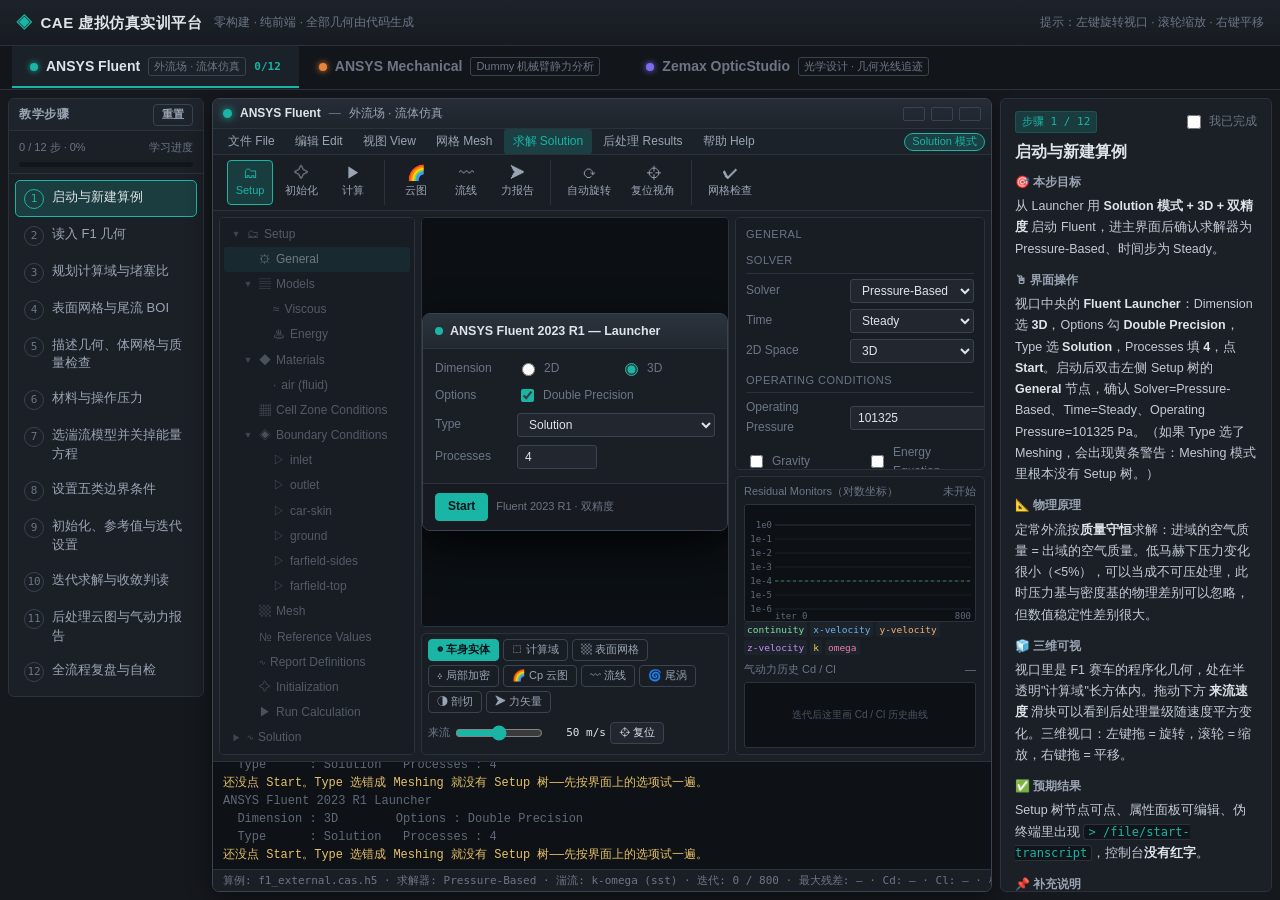
<file: cae-academy/index.html>
<!DOCTYPE html>
<html lang="zh-CN">
<head>
<meta charset="utf-8">
<meta name="viewport" content="width=device-width, initial-scale=1">
<script>
/* 开机自诊断：本文件可能被单独发送到别的电脑上打开，任何启动错误都直接显示在页面底部，
   避免对方只看到白屏无从下手。正常启动后本脚本不会产生任何可见内容。 */
(function () {
  function show(msg) {
    var d = document.getElementById('bootError');
    if (!d) {
      d = document.createElement('div');
      d.id = 'bootError';
      d.style.cssText = 'position:fixed;left:0;right:0;bottom:0;z-index:99999;max-height:45%;overflow:auto;' +
        'background:#7a1f1f;color:#fff;font:13px/1.6 Consolas,monospace;padding:10px 14px;white-space:pre-wrap;';
      (document.body || document.documentElement).appendChild(d);
    }
    d.textContent += msg + '\n';
  }
  window.addEventListener('error', function (e) {
    show('[启动诊断] 脚本出错: ' + (e && e.message ? e.message : e) +
      (e && e.filename ? '\n  位置: ' + e.filename.split('/').pop() + ':' + e.lineno : ''));
  });
  window.addEventListener('unhandledrejection', function (e) {
    show('[启动诊断] 未处理的 Promise 异常: ' + (e && e.reason ? e.reason : e));
  });
})();
</script>
<title>CAE 虚拟仿真实训平台 · Fluent / Mechanical / Zemax 交互式教程</title>
<meta name="description" content="纯前端、零构建的中文互动教学网站：在网页里完整走通 ANSYS Fluent 外流场、ANSYS Mechanical 结构力学、Zemax OpticStudio 光学设计三个经典工作流。">
<link rel="stylesheet" href="css/app.css">
</head>
<body>

<!-- 启动遮罩：init() 跑完由 app.js 隐藏 -->
<div class="boot-mask" id="bootMask">
  <div>正在加载 CAE 虚拟仿真实训平台…</div>
</div>

<noscript>
  <div style="padding:40px;color:#dfe4ea;font-family:sans-serif">
    本站是纯前端互动教学页面，需要启用 JavaScript 才能运行。请在浏览器设置中开启 JavaScript 后刷新。
  </div>
</noscript>

<div class="app">

  <!-- ===================== 顶部品牌栏 ===================== -->
  <header class="brand-bar">
    <span class="brand-mark">CAE 虚拟仿真实训平台</span>
    <span class="brand-sub">零构建 · 纯前端 · 全部几何由代码生成</span>
    <span class="brand-spacer"></span>
    <span class="brand-sub">提示：左键旋转视口 · 滚轮缩放 · 右键平移</span>
  </header>

  <!-- ===================== 模块标签页 ===================== -->
  <!-- 三个 tab 的 --tab-accent 会被 app.js 用 registerModule 里的 accent 覆盖 -->
  <nav class="module-tabs" id="moduleTabs">
    <button class="tab" type="button" data-module="fluent"   style="--tab-accent:#19b5a5"></button>
    <button class="tab" type="button" data-module="mechanical" style="--tab-accent:#e8833a"></button>
    <button class="tab" type="button" data-module="zemax"    style="--tab-accent:#7c6cf0"></button>
  </nav>

  <!-- ===================== 三栏工作区 ===================== -->
  <main class="workspace">

    <!-- ---------- 左栏 240px：步骤导航 ---------- -->
    <aside class="col col-left">
      <div class="panel">
        <div class="panel-hd">
          <span>教学步骤</span>
          <span class="spacer"></span>
          <button class="btn btn-sm btn-ghost" id="resetProgress" type="button">重置</button>
        </div>
        <div class="progress-wrap">
          <div class="progress-line">
            <span id="progressText">暂无步骤</span>
            <span>学习进度</span>
          </div>
          <div class="progress-bar"><i id="progressFill"></i></div>
        </div>
        <ol class="step-list" id="stepList"></ol>
      </div>
    </aside>

    <!-- ---------- 中栏：伪软件窗口 ---------- -->
    <section class="col col-center">
      <div class="sim-window">
        <div class="sim-titlebar">
          <span class="dot"></span>
          <span class="sim-title" id="simTitle">CAE 虚拟仿真实训平台</span>
          <span class="sep">—</span>
          <span id="simTagline">请选择上方标签页开始学习</span>
          <span class="sim-window-actions"><span></span><span></span><span></span></span>
        </div>

        <!-- 模块容器：app.js 会为每个模块在这里插入一个 .mod-host -->
        <div class="sim-stage" id="moduleHost"></div>

        <!-- 占位伪终端：真正的 .console 由 app.js 为每个模块动态创建并插在这个位置之前 -->
        <div id="simConsole" style="display:none"></div>

        <div class="status-bar" id="statusBar">就绪</div>
      </div>
    </section>

    <!-- ---------- 右栏 340px：教学卡 ---------- -->
    <aside class="col col-right">
      <div class="panel" id="stepCard"></div>
    </aside>

  </main>
</div>

<!-- 全局 Toast 容器 -->
<div class="toast-wrap" id="toastWrap"></div>

<!-- ==========================================================================
     脚本（全部经典 script，顺序固定：引擎 → 平台 → 三个模块）
     ========================================================================== -->

<!-- 1) three.js r128 UMD（全局 THREE）。本地文件不存在时用 CDN 兜底 -->
<script src="libs/three.min.js"></script>
<script>window.THREE || document.write('<script src="https://cdn.jsdelivr.net/npm/three@0.128.0/build/three.min.js"><\/script>');</script>

<!-- 2) 3D 视口基础设施（含自写轨道控制器） -->
<script src="js/three-setup.js"></script>

<!-- 3) 平台骨架与教学引擎（window.CAE） -->
<script src="js/app.js"></script>

<!-- 4) 三个模块（各自 CAE.registerModule，标签页首次激活时才跑 build） -->
<script src="js/fluent.js"></script>
<script src="js/mechanical.js"></script>
<script src="js/zemax.js"></script>

</body>
</html>
</file>
<file: cae-academy/css/app.css>
/* ============================================================================
 * CAE 虚拟仿真实训平台 —— 全局样式表
 * 纯前端 / 零构建 / 双击 index.html 即可运行
 *
 * 【共享类清单】模块工程师请只使用本清单里的类名，不要另起炉灶；
 *               需要新样式时用「模块前缀」命名，例如 .flu-ribbon、.zem-tree。
 * ---------------------------------------------------------------------------
 *  1.  .sim-window        伪软件窗口（外壳，含标题栏 / 主体 / 状态栏）
 *  2.  .sim-titlebar      伪软件窗口标题栏
 *  3.  .sim-stage         伪软件窗口内容区（模块 root 挂载点，模块在里面自由布局）
 *  4.  .console           底部伪终端（app.js 自动创建，模块用 api.console() 写入）
 *  5.  .status-bar        伪软件底部状态栏
 *  6.  .menu-bar          菜单栏（文件/编辑/视图…）
 *  7.  .menu-item         单个菜单项
 *  8.  .ribbon            工具栏 / 功能区（成组按钮）
 *  9.  .ribbon-group      工具栏按钮组
 *  10. .ribbon-btn        工具栏按钮
 * 11. .tree              左树 / Outline 模型树
 * 12. .tree-item         树节点（一行）
 * 13. .tree-item.is-sel  树节点选中态
 * 14. .tree-toggle       树节点展开箭头占位
 * 15. .props             右侧属性面板 / 设置面板
 * 16. .viewport          3D 视口容器（three.js canvas 的父元素）
 * 17. .viewport-canvas   3D 视口 canvas 定位样式（由 .viewport 规则自动带上）
 *      ≥1041px 时 .viewport 有 560px 最小宽度，窄屏改为 .sim-stage 横向滚动（见文末第 17 段）
 * 18. .legend            云图彩条容器
 * 19. .legend-bar        彩条渐变条（背景渐变由模块内联设置）
 * 20. .legend-ticks      彩条刻度行
 * 21. .step-card         右侧教学卡
 * 22. .hint              提示条（教学卡内的渐进提示条目）
 * 23. .btn               通用按钮
 * 24. .badge             徽标（状态 / 计数 / 收敛色块）
 * ---------------------------------------------------------------------------
 *  表单与排版辅助类：.field .field-row .input .select .check .slider .kv
 *                   .group .group-hd .scroll .split .muted .mono .row .col
 *                   .tag .panel .panel-hd .divider .empty .spacer
 *  主题变量：--accent（模块主题色，由 app.js 切换标签页时改写）
 * ========================================================================== */

/* ---------- 1. 全局重置与主题变量 ---------- */
* { box-sizing: border-box; }

html, body {
  height: 100%;
  margin: 0;
  overflow: hidden;
}

body {
  background: #15181d;                                   /* 主背景：暗色工业风 */
  color: #dfe4ea;
  font: 14px/1.6 "Microsoft YaHei", "PingFang SC", "Hiragino Sans GB", sans-serif;
  -webkit-font-smoothing: antialiased;
  user-select: none;
}

/* 主题变量默认值（fluent 青绿），app.js 在切换标签页时覆盖 --accent */
:root {
  --bg:        #15181d;
  --bg-2:      #1b1f26;   /* 面板底 */
  --bg-3:      #21262f;   /* 控件底 / 抬升面 */
  --bg-4:      #2a313b;   /* 悬停面 */
  --line:      #2b323d;   /* 分隔线 */
  --line-2:    #3a4350;   /* 强分隔线 / 边框 */
  --txt:       #dfe4ea;   /* 主文字 */
  --txt-2:     #9aa5b4;   /* 次文字 */
  --txt-3:     #6b7686;   /* 弱文字 */
  --accent:    #19b5a5;   /* 模块主题色 */
  --accent-dim:#19b5a533; /* 主题色 20% 透明（由 JS 依据 --accent 改写） */
  --ok:        #4caf7d;
  --warn:      #e0a33c;
  --err:       #e05c5c;
}

a { color: var(--accent); text-decoration: none; }

/* 全局滚动条 */
::-webkit-scrollbar { width: 9px; height: 9px; }
::-webkit-scrollbar-track { background: #191d23; }
::-webkit-scrollbar-thumb { background: #333c48; border-radius: 5px; }
::-webkit-scrollbar-thumb:hover { background: #46515f; }

/* ---------- 2. 页面骨架：品牌栏 + 标签页 + 三栏 ---------- */
.app {
  height: 100%;
  display: grid;
  grid-template-rows: 46px 44px 1fr;
}

/* 顶部品牌栏 */
.brand-bar {
  display: flex;
  align-items: center;
  gap: 12px;
  padding: 0 16px;
  background: linear-gradient(180deg, #1d222a, #171b21);
  border-bottom: 1px solid var(--line);
}
.brand-mark {
  font-weight: 700;
  font-size: 15px;
  letter-spacing: .5px;
  color: var(--txt);
}
.brand-mark::before {
  content: "◈";
  color: var(--accent);
  margin-right: 8px;
  font-size: 16px;
}
.brand-sub { color: var(--txt-3); font-size: 12px; }
.brand-spacer { flex: 1; }

/* 模块标签页 */
.module-tabs {
  display: flex;
  align-items: stretch;
  gap: 2px;
  padding: 0 12px;
  background: #12161b;
  border-bottom: 1px solid var(--line);
}
.tab {
  position: relative;
  display: flex;
  align-items: center;
  gap: 8px;
  padding: 0 18px;
  border: 0;
  background: transparent;
  color: var(--txt-3);
  font: inherit;
  font-weight: 600;
  cursor: pointer;
  border-bottom: 2px solid transparent;
  transition: color .15s, background .15s;
}
.tab:hover { color: var(--txt-2); background: #171c22; }
.tab.is-active { color: var(--txt); background: #1b2128; }
.tab.is-active::after {
  content: "";
  position: absolute;
  left: 0; right: 0; bottom: -1px;
  height: 2px;
  background: var(--tab-accent, var(--accent));
}
.tab-name {
  white-space: nowrap;
  max-width: 190px;
  overflow: hidden;
  text-overflow: ellipsis;
}
.tab-dot {
  width: 8px; height: 8px;
  border-radius: 50%;
  background: var(--tab-accent, #555);
  box-shadow: 0 0 6px var(--tab-accent, #555);
}
.tab-tag {
  font-size: 11px;
  font-weight: 400;
  color: var(--txt-3);
  border: 1px solid var(--line-2);
  border-radius: 3px;
  padding: 0 5px;
}
.tab-progress {
  font-size: 11px;
  color: var(--tab-accent, #777);
  font-family: Consolas, monospace;
}

/* 三栏工作区 */
.workspace {
  display: grid;
  grid-template-columns: 240px 1fr 340px;      /* 左 240 / 中 自适应 / 右 340 */
  gap: 8px;
  padding: 8px;
  min-height: 0;
  overflow: hidden;
}
.col { min-width: 0; min-height: 0; display: flex; flex-direction: column; }
.col-center { min-width: 0; }

/* ---------- 3. 通用面板 ---------- */
.panel {
  background: var(--bg-2);
  border: 1px solid var(--line);
  border-radius: 6px;
  display: flex;
  flex-direction: column;
  min-height: 0;
  overflow: hidden;
}
.panel-hd {
  flex: 0 0 auto;
  display: flex;
  align-items: center;
  gap: 8px;
  height: 32px;
  padding: 0 10px;
  background: #1e242c;
  border-bottom: 1px solid var(--line);
  font-size: 12px;
  font-weight: 600;
  color: var(--txt-2);
  letter-spacing: .5px;
}
.panel-bd { flex: 1 1 auto; min-height: 0; overflow: auto; padding: 8px; }
.divider { height: 1px; background: var(--line); margin: 6px 0; }
.muted { color: var(--txt-3); }
.mono  { font-family: Consolas, "Courier New", monospace; }
.row   { display: flex; align-items: center; gap: 8px; }
.col-inline { display: flex; flex-direction: column; gap: 8px; }
.spacer { flex: 1; }
.empty {
  padding: 24px 12px;
  text-align: center;
  color: var(--txt-3);
  font-size: 13px;
}

/* ---------- 4. 左栏：步骤导航 ---------- */
.progress-wrap { padding: 8px 10px 6px; border-bottom: 1px solid var(--line); }
.progress-line {
  display: flex; align-items: center; justify-content: space-between;
  font-size: 11px; color: var(--txt-3); margin-bottom: 5px;
}
.progress-bar {
  height: 5px;
  background: #12161b;
  border-radius: 3px;
  overflow: hidden;
}
.progress-bar > i {
  display: block;
  height: 100%;
  width: 0;
  background: linear-gradient(90deg, var(--accent), #ffffff55);
  transition: width .3s ease;
}

/* 步骤列表（有序列表） */
.step-list {
  list-style: none;
  margin: 0;
  padding: 6px;
  overflow: auto;
  flex: 1 1 auto;
  min-height: 0;
}
.step-item {
  display: flex;
  align-items: flex-start;
  gap: 8px;
  padding: 7px 8px;
  border-radius: 5px;
  cursor: pointer;
  color: var(--txt-2);
  border: 1px solid transparent;
}
.step-item:hover { background: #1f252d; }
.step-item.is-active {
  background: var(--accent-dim);
  border-color: var(--accent);
  color: var(--txt);
}
.step-no {
  flex: 0 0 20px;
  width: 20px; height: 20px;
  border-radius: 50%;
  border: 1px solid var(--line-2);
  text-align: center;
  line-height: 18px;
  font-size: 11px;
  font-family: Consolas, monospace;
  color: var(--txt-3);
  margin-top: 1px;
}
.step-item.is-active .step-no { border-color: var(--accent); color: var(--accent); }
.step-item.is-done .step-no { background: var(--ok); border-color: var(--ok); color: #10241a; }
.step-name { font-size: 13px; line-height: 1.45; }
.step-badge {
  flex: 0 0 auto;
  font-size: 10px;
  padding: 0 4px;
  border-radius: 3px;
  background: #2a323d;
  color: var(--txt-3);
}

/* ---------- 5. 中栏：伪软件窗口 ---------- */
.sim-window {
  flex: 1 1 auto;
  min-height: 0;
  display: flex;
  flex-direction: column;
  background: var(--bg-2);
  border: 1px solid var(--line-2);
  border-radius: 7px;
  overflow: hidden;
  box-shadow: 0 6px 24px #0007;
}
.sim-titlebar {
  flex: 0 0 auto;
  height: 30px;
  display: flex;
  align-items: center;
  gap: 8px;
  padding: 0 10px;
  background: linear-gradient(180deg, #262d37, #1e242c);
  border-bottom: 1px solid var(--line);
  font-size: 12px;
  color: var(--txt-2);
  user-select: none;
}
.sim-titlebar .dot { width: 9px; height: 9px; border-radius: 50%; background: var(--accent); box-shadow: 0 0 8px var(--accent); }
.sim-title { font-weight: 600; color: var(--txt); }
.sim-titlebar .sep { color: var(--txt-3); }
.sim-window-actions { margin-left: auto; display: flex; gap: 6px; }
.sim-window-actions span {
  width: 22px; height: 14px;
  border: 1px solid var(--line-2);
  border-radius: 2px;
  display: inline-block;
}

/* 窗口主体：模块 root 挂载点 */
.sim-stage {
  flex: 1 1 auto;
  min-height: 0;
  overflow: auto;
  position: relative;
}

/* 状态栏 */
.status-bar {
  flex: 0 0 auto;
  height: 22px;
  display: flex;
  align-items: center;
  gap: 14px;
  padding: 0 10px;
  background: #1a1f26;
  border-top: 1px solid var(--line);
  font-size: 11px;
  color: var(--txt-3);
  font-family: Consolas, monospace;
  white-space: nowrap;
  overflow: hidden;
}

/* ---------- 6. 伪终端 ---------- */
.console {
  flex: 0 0 auto;
  height: 108px;
  overflow: auto;
  background: #0e1116;
  border-top: 1px solid var(--line);
  padding: 5px 10px;
  font: 12px/1.5 Consolas, "Courier New", monospace;
  color: #93a2b4;
  user-select: text;
}
.console-line { white-space: pre-wrap; word-break: break-all; }
.console-line.c-ok   { color: #6fd39b; }
.console-line.c-warn { color: #e5c069; }
.console-line.c-err  { color: #f08a8a; }
.console-line.c-cmd  { color: var(--accent); }
.console-line.c-sys  { color: #5f6b7a; }

/* ---------- 7. 菜单栏 ---------- */
.menu-bar {
  flex: 0 0 auto;
  display: flex;
  align-items: center;
  gap: 2px;
  height: 26px;
  padding: 0 6px;
  background: #1c222a;
  border-bottom: 1px solid var(--line);
}
.menu-item {
  padding: 3px 9px;
  border-radius: 3px;
  font-size: 12px;
  color: var(--txt-2);
  cursor: pointer;
}
.menu-item:hover { background: var(--bg-4); color: var(--txt); }
.menu-item.is-on { background: var(--accent-dim); color: var(--accent); }

/* ---------- 8. 工具栏 / 功能区 ---------- */
.ribbon {
  flex: 0 0 auto;
  display: flex;
  align-items: stretch;
  gap: 0;
  padding: 5px 6px;
  background: #191e25;
  border-bottom: 1px solid var(--line);
  overflow-x: auto;
}
.ribbon-group {
  display: flex;
  gap: 4px;
  padding: 0 8px;
  border-right: 1px solid var(--line);
  align-items: center;
}
.ribbon-group:last-child { border-right: 0; }
.ribbon-btn {
  display: flex;
  flex-direction: column;
  align-items: center;
  justify-content: center;
  gap: 2px;
  min-width: 46px;
  padding: 4px 7px;
  border: 1px solid transparent;
  border-radius: 4px;
  background: transparent;
  color: var(--txt-2);
  font: inherit;
  font-size: 11px;
  cursor: pointer;
  white-space: nowrap;
}
.ribbon-btn:hover { background: var(--bg-4); color: var(--txt); }
.ribbon-btn.is-on { background: var(--accent-dim); border-color: var(--accent); color: var(--accent); }
.ribbon-btn[disabled] { opacity: .35; cursor: not-allowed; }
.ribbon-btn .ico { font-size: 15px; line-height: 1; }

/* ---------- 9. 模型树 / Outline ---------- */
.tree {
  background: #181d24;
  border: 1px solid var(--line);
  border-radius: 5px;
  padding: 4px;
  overflow: auto;
  min-height: 0;
  font-size: 12px;
}
.tree-item {
  display: flex;
  align-items: center;
  gap: 5px;
  padding: 3px 6px;
  border-radius: 3px;
  color: var(--txt-2);
  cursor: pointer;
  white-space: nowrap;
}
.tree-item:hover { background: #222932; }
.tree-item.is-sel { background: var(--accent-dim); color: var(--txt); }
.tree-item.is-off { opacity: .45; }
.tree-toggle {
  width: 12px;
  color: var(--txt-3);
  font-size: 9px;
  text-align: center;
  flex: 0 0 12px;
}
.tree-icon { flex: 0 0 auto; opacity: .85; }
.tree-item[data-depth="1"] { padding-left: 18px; }
.tree-item[data-depth="2"] { padding-left: 32px; }
.tree-item[data-depth="3"] { padding-left: 46px; }

/* ---------- 10. 属性面板 ---------- */
.props {
  background: #181d24;
  border: 1px solid var(--line);
  border-radius: 5px;
  padding: 8px 10px;
  overflow: auto;
  min-height: 0;
  font-size: 12px;
}
.props-title {
  font-size: 11px;
  color: var(--txt-3);
  letter-spacing: .5px;
  margin-bottom: 6px;
  text-transform: uppercase;
}

/* 表单控件 */
.group { margin-bottom: 10px; }
.group-hd {
  display: flex; align-items: center; gap: 6px;
  font-size: 12px; font-weight: 600; color: var(--txt);
  padding-bottom: 4px; margin-bottom: 6px;
  border-bottom: 1px solid var(--line);
}
.field { display: flex; align-items: center; gap: 8px; margin-bottom: 6px; }
.field > label { flex: 0 0 84px; color: var(--txt-3); font-size: 12px; }
.field-row { display: flex; align-items: center; gap: 6px; }
.input, .select {
  flex: 1 1 auto;
  min-width: 0;
  height: 24px;
  padding: 0 7px;
  background: var(--bg-3);
  border: 1px solid var(--line-2);
  border-radius: 3px;
  color: var(--txt);
  font: inherit;
  font-size: 12px;
  user-select: text;
}
.input:focus, .select:focus { outline: none; border-color: var(--accent); }
.select { cursor: pointer; }
.check { display: flex; align-items: center; gap: 6px; cursor: pointer; color: var(--txt-2); }
.check input { accent-color: var(--accent); }
.kv { display: flex; justify-content: space-between; gap: 10px; padding: 2px 0; }
.kv > span:first-child { color: var(--txt-3); }
.kv > span:last-child { font-family: Consolas, monospace; color: var(--txt); }

/* ---------- 11. 3D 视口 ---------- */
.viewport {
  position: relative;
  width: 100%;
  height: 100%;
  min-height: 200px;
  overflow: hidden;
  background: radial-gradient(ellipse at 50% 40%, #222832 0%, #14171c 70%);
  border-radius: 5px;
  border: 1px solid var(--line);
}
.viewport > canvas { display: block; width: 100% !important; height: 100% !important; }
.viewport-ov {
  position: absolute;
  left: 8px; top: 8px;
  font: 11px/1.5 Consolas, monospace;
  color: #9fb0c4;
  background: #0d1015aa;
  border: 1px solid #2b323d;
  border-radius: 4px;
  padding: 3px 7px;
  pointer-events: none;
}
.viewport-hint {
  position: absolute;
  right: 8px; bottom: 8px;
  font-size: 10px;
  color: #7d8b9c;
  background: #0d1015aa;
  border-radius: 3px;
  padding: 2px 6px;
  pointer-events: none;
}
.viewport-fallback {
  position: absolute; inset: 0;
  display: flex; align-items: center; justify-content: center;
  color: var(--txt-3); font-size: 13px; text-align: center; padding: 20px;
}
.viewport-layout { display: flex; height: 100%; min-height: 0; }
.viewport-layout > .viewport { flex: 1 1 auto; min-width: 0; }

/* ---------- 12. 云图彩条 ---------- */
.legend {
  position: absolute;
  right: 10px; top: 10px;
  width: 54px;
  background: #0d1015cc;
  border: 1px solid var(--line-2);
  border-radius: 4px;
  padding: 5px 6px;
  font-size: 10px;
  color: var(--txt-2);
  pointer-events: none;
  user-select: none;
}
.legend--left { left: 10px; right: auto; }
.legend-title { text-align: center; margin-bottom: 4px; color: var(--txt-3); }
.legend-bar { height: 9px; border-radius: 2px; border: 1px solid #00000066; }
.legend-ticks { display: flex; justify-content: space-between; margin-top: 3px; font-family: Consolas, monospace; font-size: 9px; }
.legend-inline { position: static; display: flex; align-items: center; gap: 8px; width: auto; background: none; border: 0; padding: 0; }
.legend-inline .legend-bar { width: 90px; height: 10px; }

/* ---------- 13. 按钮 / 徽标 ---------- */
.btn {
  display: inline-flex;
  align-items: center;
  justify-content: center;
  gap: 5px;
  height: 28px;
  padding: 0 12px;
  background: var(--bg-3);
  border: 1px solid var(--line-2);
  border-radius: 4px;
  color: var(--txt);
  font: inherit;
  font-size: 12px;
  cursor: pointer;
  white-space: nowrap;
  transition: background .12s, border-color .12s;
}
.btn:hover { background: var(--bg-4); border-color: #4a5666; }
.btn:active { transform: translateY(1px); }
.btn[disabled] { opacity: .4; cursor: not-allowed; }
.btn-primary {
  background: var(--accent);
  border-color: var(--accent);
  color: #08131a;
  font-weight: 600;
}
.btn-primary:hover { filter: brightness(1.12); background: var(--accent); }
.btn-ghost { background: transparent; border-color: var(--line-2); color: var(--txt-2); }
.btn-sm { height: 22px; padding: 0 8px; font-size: 11px; }
.btn-icon { width: 28px; padding: 0; }
.btn-block { width: 100%; }

.badge {
  display: inline-flex;
  align-items: center;
  gap: 4px;
  height: 18px;
  padding: 0 7px;
  border-radius: 9px;
  background: #262e38;
  border: 1px solid var(--line-2);
  color: var(--txt-2);
  font-size: 11px;
  line-height: 1;
  white-space: nowrap;
}
.badge-ok   { background: #1c3a2a; border-color: #2f6b4b; color: #7fdcaa; }
.badge-warn { background: #3a3018; border-color: #6b5a2c; color: #e5c069; }
.badge-err  { background: #3a1f1f; border-color: #6b3333; color: #f0938f; }
.badge-info { background: #1d3340; border-color: #2f5b6b; color: #7fc4dd; }
.badge-acc  { background: var(--accent-dim); border-color: var(--accent); color: var(--accent); }
.tag {
  display: inline-block;
  padding: 0 6px;
  border-radius: 3px;
  background: #262e38;
  color: var(--txt-3);
  font-size: 11px;
  line-height: 18px;
}

/* ---------- 14. 右侧教学卡 ---------- */
.col-right .panel { flex: 1 1 auto; }
.step-card { flex: 1 1 auto; min-height: 0; padding: 12px 14px 14px; overflow: auto; }
.sc-head { display: flex; align-items: center; justify-content: space-between; gap: 8px; }
.sc-index {
  font-size: 11px;
  font-family: Consolas, monospace;
  color: var(--accent);
  border: 1px solid var(--accent-dim);
  background: var(--accent-dim);
  border-radius: 3px;
  padding: 1px 6px;
}
.sc-done { display: flex; align-items: center; gap: 5px; font-size: 12px; color: var(--txt-3); cursor: pointer; }
.sc-done input { accent-color: var(--ok); width: 14px; height: 14px; }
.sc-title { font-size: 16px; margin: 8px 0 10px; color: var(--txt); line-height: 1.4; }
.sc-sec { margin-bottom: 11px; }
.sc-sec h3 {
  font-size: 12px;
  margin: 0 0 4px;
  color: var(--txt-2);
  font-weight: 600;
  display: flex; align-items: center; gap: 5px;
}
.sc-sec p { margin: 0 0 4px; font-size: 12.5px; line-height: 1.7; color: #c3cbd6; }
.sc-sec code {
  font-family: Consolas, monospace;
  font-size: 12px;
  background: #11151a;
  border: 1px solid var(--line);
  border-radius: 3px;
  padding: 0 4px;
  color: var(--accent);
}
.sc-sec b { color: var(--txt); }

/* 提示区：默认只放出一条，靠「再给一条提示」逐条放出 */
.sc-hints { border-top: 1px dashed var(--line-2); padding-top: 9px; }
.hint {
  display: flex;
  gap: 7px;
  background: #1b2b2a;
  border-left: 3px solid var(--accent);
  border-radius: 3px;
  padding: 6px 9px;
  margin-bottom: 6px;
  font-size: 12.5px;
  line-height: 1.6;
  color: #bcd0cd;
  animation: hint-in .25s ease;
}
@keyframes hint-in { from { opacity: 0; transform: translateY(-3px); } to { opacity: 1; transform: none; } }
.hint-n { color: var(--accent); font-family: Consolas, monospace; flex: 0 0 auto; }
.hint-text { flex: 1 1 auto; min-width: 0; line-height: 1.7; }
.hint-text code { padding: 0 3px; border-radius: 2px; background: #0f1319; }
.hint-more { width: 100%; }

/* 步骤导航条 */
.sc-nav { display: flex; gap: 8px; margin-top: 12px; }
.sc-nav .btn { flex: 1 1 0; }

/* ---------- 15. Toast 提示 ---------- */
.toast-wrap {
  position: fixed;
  right: 16px;
  top: 58px;
  z-index: 90;
  display: flex;
  flex-direction: column;
  gap: 8px;
  pointer-events: none;
}
.toast {
  min-width: 200px;
  max-width: 340px;
  padding: 9px 13px;
  background: #222932;
  border: 1px solid var(--line-2);
  border-left: 3px solid var(--accent);
  border-radius: 5px;
  font-size: 12.5px;
  color: var(--txt);
  box-shadow: 0 8px 24px #0008;
  animation: toast-in .2s ease;
}
.toast.t-ok   { border-left-color: var(--ok); }
.toast.t-warn { border-left-color: var(--warn); }
.toast.t-err  { border-left-color: var(--err); }
.toast.t-info { border-left-color: var(--accent); }
@keyframes toast-in { from { opacity: 0; transform: translateX(16px); } to { opacity: 1; transform: none; } }
.toast.out { opacity: 0; transform: translateX(16px); transition: opacity .25s, transform .25s; }

/* ---------- 16. 加载遮罩 ---------- */
.boot-mask {
  position: fixed; inset: 0;
  display: flex; align-items: center; justify-content: center;
  background: #15181d;
  z-index: 100;
  color: var(--txt-3);
  font-size: 14px;
}
.boot-mask.hide { display: none; }

/* ---------- 17. 自适应：窄屏降级 ----------
   思路：中栏是"伪软件窗口"，里面还要再塞 模块自己的左右面板（各 ~200-250px），
   平台自己的 240 + 340 两根侧栏会把视口挤到 500px 以下。所以分两步：
     ① 按视口宽度分级收窄平台侧栏（对三个模块都生效）；
     ② 给 .viewport 一个下限宽度，窄屏时让 .sim-stage 横向滚动，
        而不是把三维视口压成一条缝。
   ⚠ ② 只对没有自己写 min-width 的模块生效：fluent 的私有样式里有
     `#fluRoot .flu-center > .viewport{min-width:0}`（优先级更高），它的视口仍会
     随窗口缩小，且 #fluRoot 的 overflow:hidden 会裁掉溢出部分而不是出滚动条。 */
@media (min-width: 1041px) {
  .viewport { min-width: 560px; }
}
@media (max-width: 1600px) {
  .workspace { grid-template-columns: 210px 1fr 300px; }
}
@media (max-width: 1280px) {
  .workspace { grid-template-columns: 196px 1fr 272px; }
}
@media (max-width: 1040px) {
  html, body { overflow: auto; }
  .app { height: auto; grid-template-rows: auto auto auto; }
  .workspace { grid-template-columns: 1fr; overflow: visible; }
  .col-left { order: 2; }
  .col-center { order: 1; height: 70vh; }
  .col-right { order: 3; }
  .console { height: 84px; }
}
</file>
